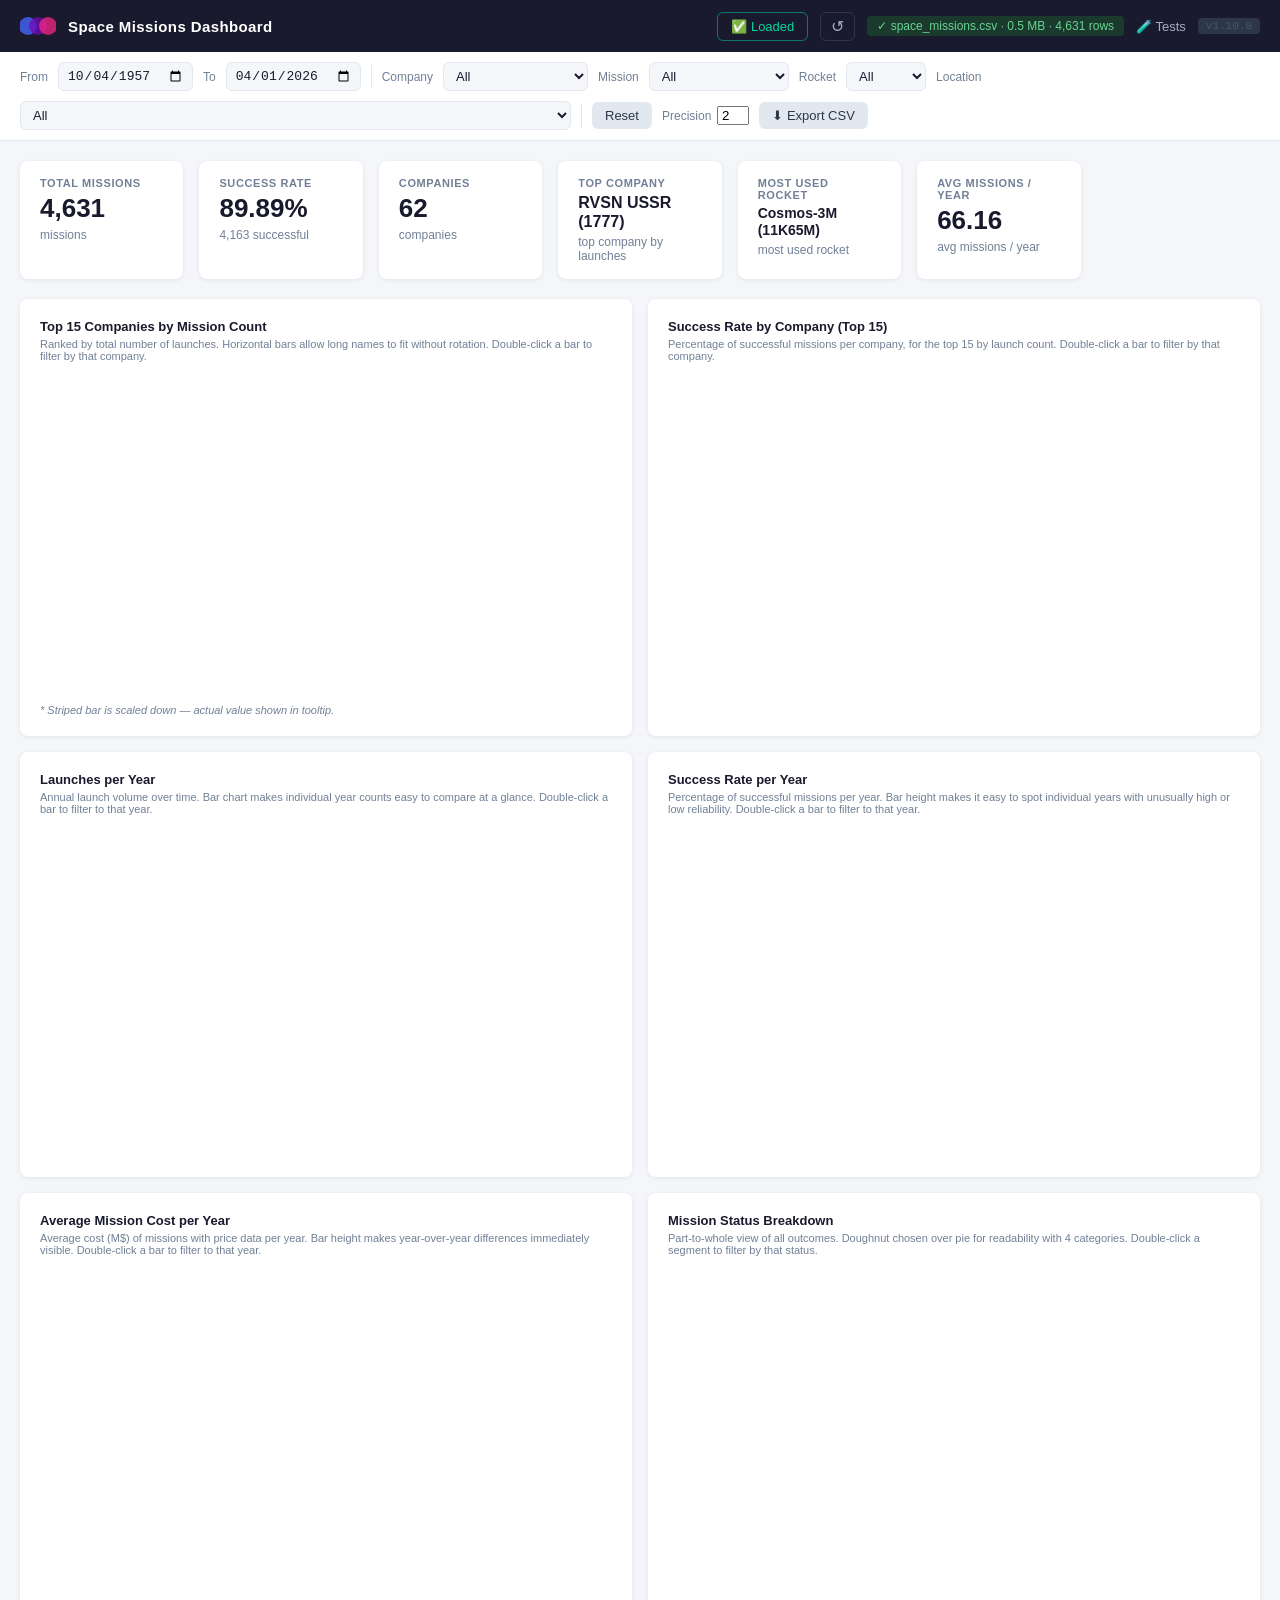
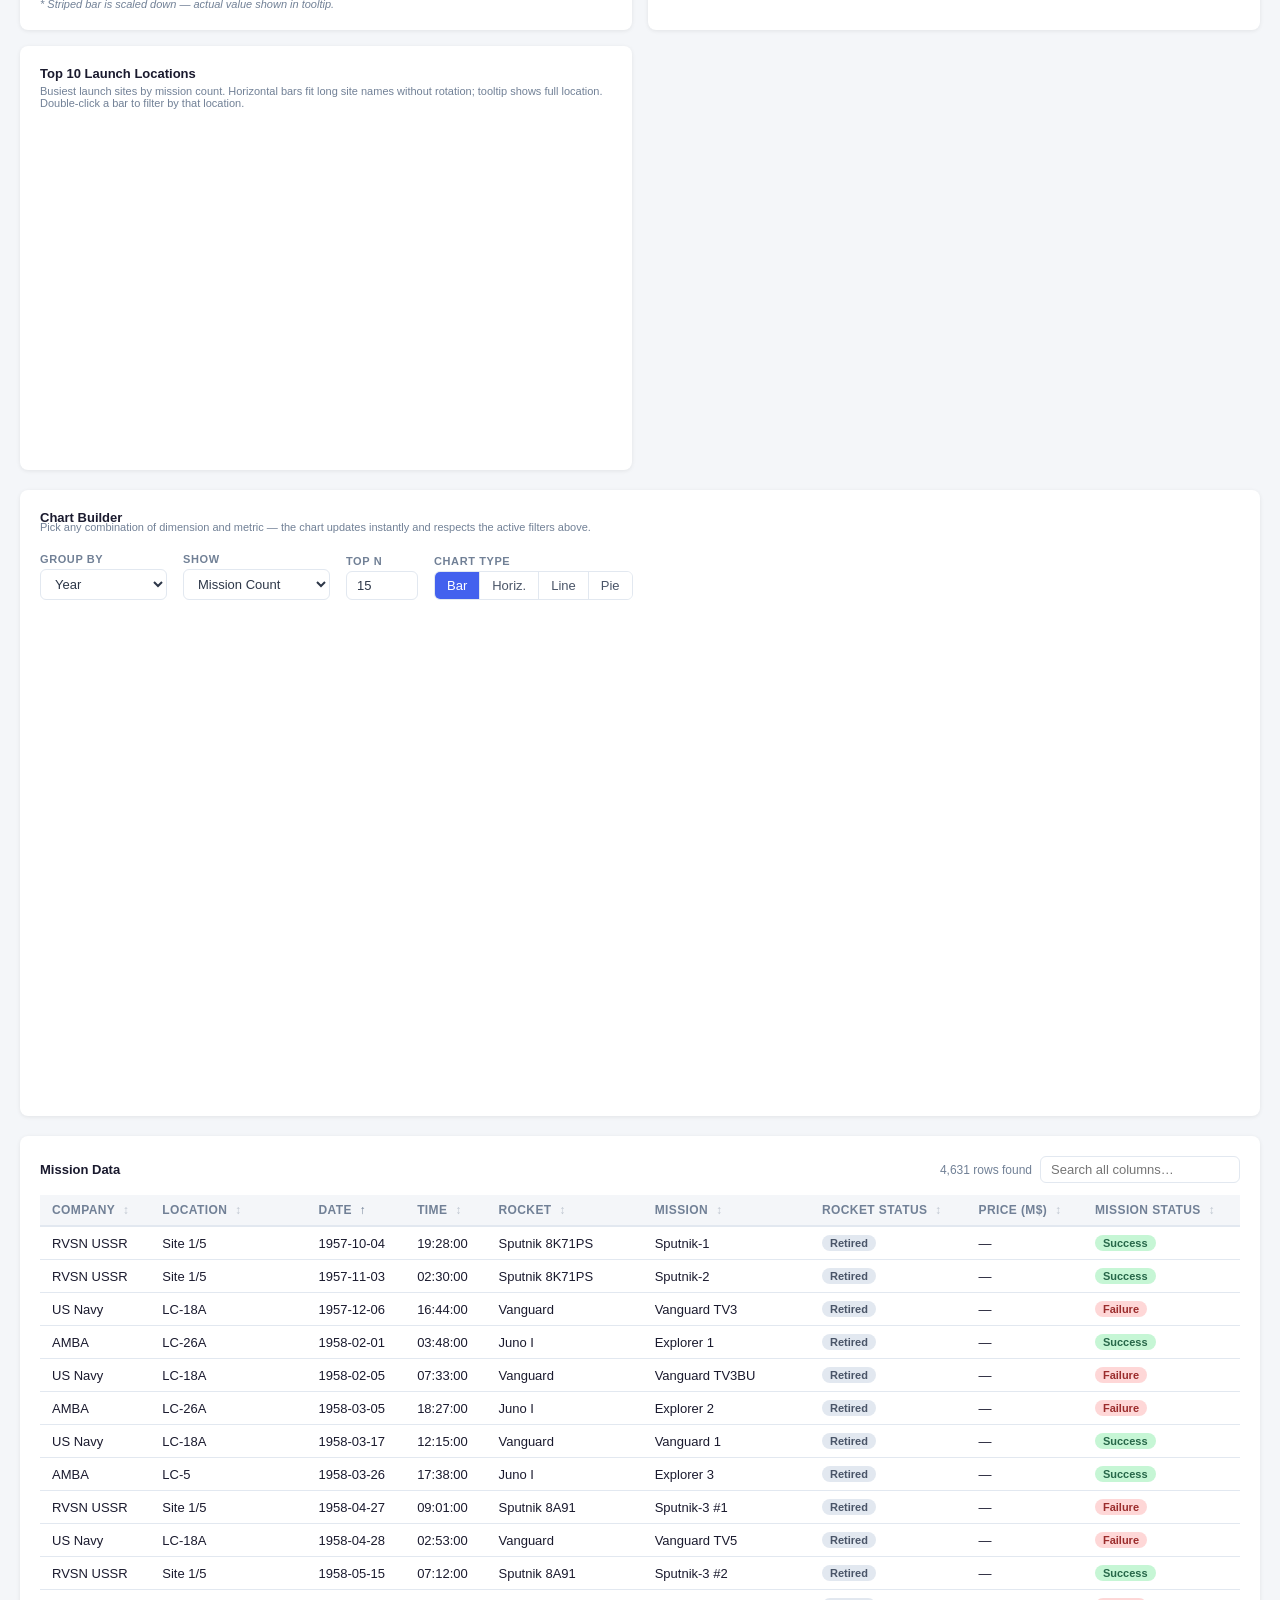
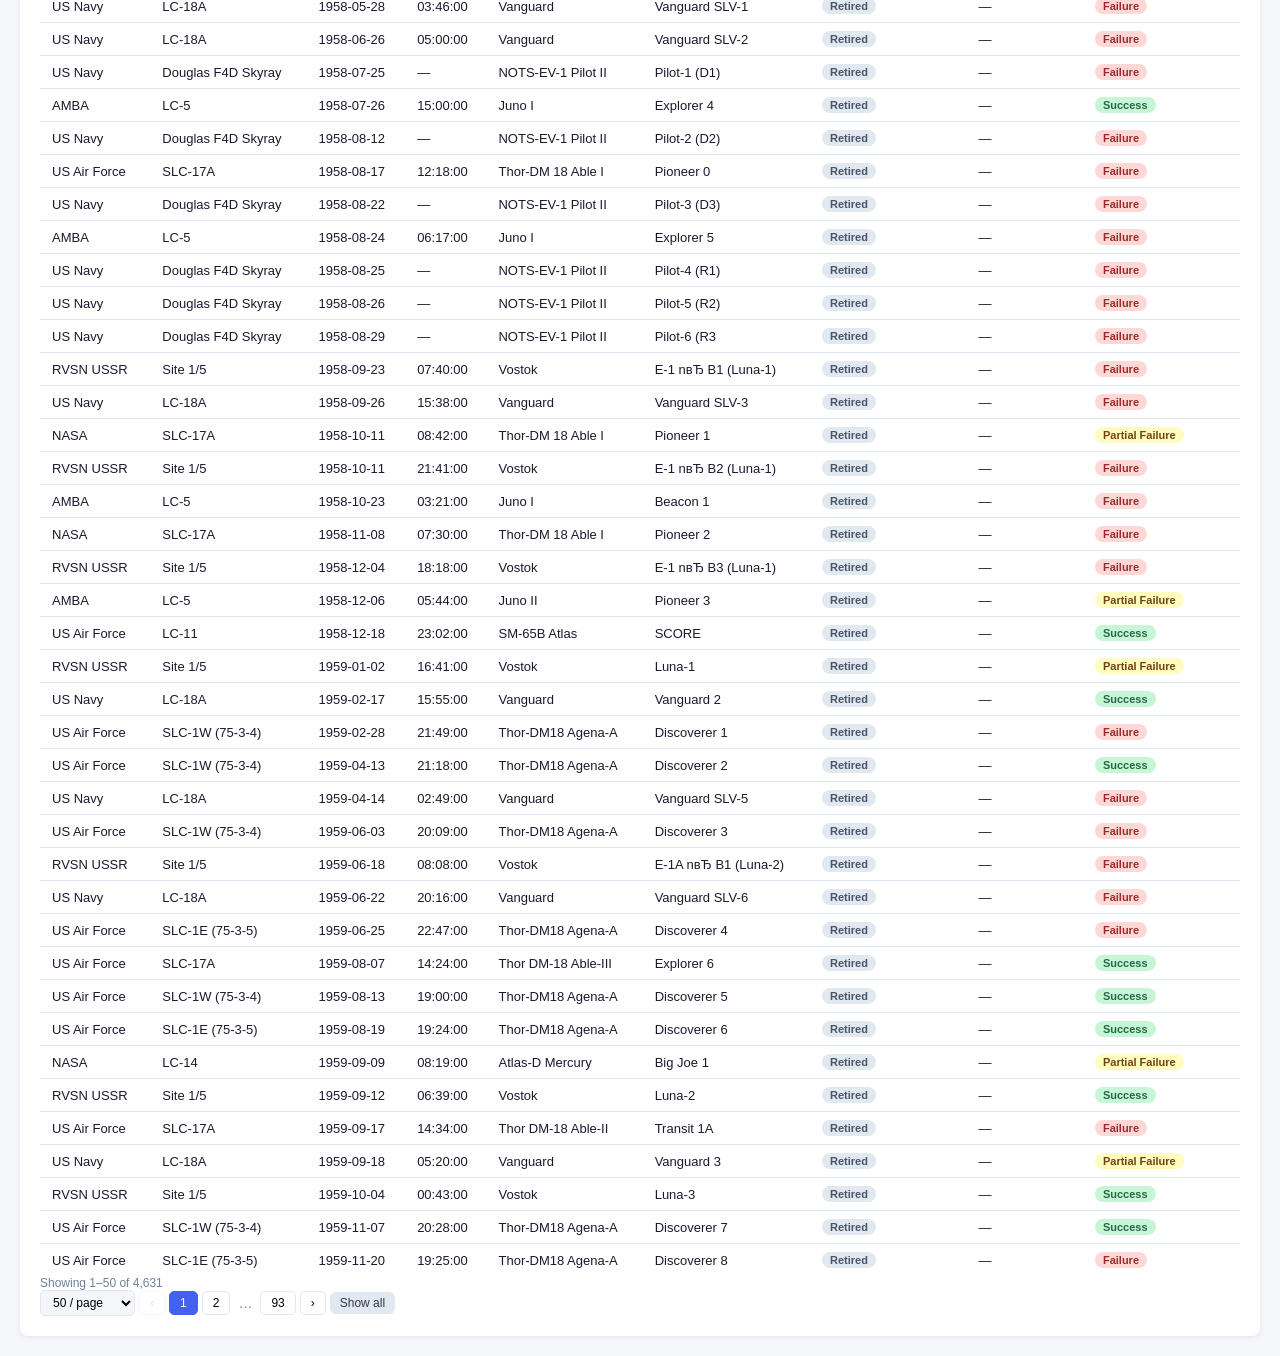
<file: index.html>
<!DOCTYPE html>
<html lang="en">
<head>
  <meta charset="UTF-8" />
  <meta name="viewport" content="width=device-width, initial-scale=1.0" />
  <title>Space Missions Dashboard</title>
  <link rel="stylesheet" href="css/styles.css" />
</head>
<body>

  <!-- Library load error banner -->
  <div id="lib-error" style="display:none;background:#fff3cd;color:#856404;padding:10px 20px;font-size:13px;border-bottom:1px solid #ffc107">
    ⚠ A required library failed to load. Check that <code>libs/papaparse.min.js</code>
    and <code>libs/chart.umd.min.js</code> exist in the project folder.
  </div>

  <!-- App-level banner (errors, warnings) -->
  <div id="app-banner"></div>

  <!-- ── Nav ────────────────────────────────────────────────────────────────── -->

  <nav>
    <div class="logo">
      <svg width="36" height="24" viewBox="0 0 36 24" aria-hidden="true">
        <circle cx="8"  cy="12" r="9" fill="#4361ee" opacity="0.85"/>
        <circle cx="18" cy="12" r="9" fill="#7209b7" opacity="0.75"/>
        <circle cx="28" cy="12" r="9" fill="#f72585" opacity="0.75"/>
      </svg>
    </div>
    <h1>Space Missions Dashboard</h1>
    <button class="btn btn-ghost" id="btn-load">📂 Load CSV</button>
    <button class="btn btn-ghost" id="btn-reload" disabled title="Reload CSV">↺</button>
    <input type="file" id="csv-input" accept=".csv" style="display:none" />
    <div id="file-info">
      <span id="file-status" class="status-idle">No file loaded</span>
      <div id="load-progress"></div>
    </div>
    <a href="test/tests.html">🧪 Tests</a>
    <span id="nav-version" style="font-size:11px;color:#4a5568;background:#2d3748;padding:2px 8px;border-radius:4px;font-family:monospace"></span>
  </nav>

  <!-- ── Filter bar ─────────────────────────────────────────────────────────── -->
  <div class="filter-bar" id="filter-bar" style="display:none">
    <label>From</label>
    <input type="date" id="filter-date-start" />
    <label>To</label>
    <input type="date" id="filter-date-end" />
    <div class="filter-sep"></div>
    <label>Company</label>
    <select id="filter-company"><option value="">All</option></select>
    <label>Mission</label>
    <select id="filter-mission-status"><option value="">All</option></select>
    <label>Rocket</label>
    <select id="filter-rocket-status"><option value="">All</option></select>
    <label>Location</label>
    <select id="filter-location"><option value="">All</option></select>
    <div class="filter-sep"></div>
    <button class="btn btn-secondary" id="btn-reset-filters">Reset</button>
    <span class="filter-precision-group">
      <label>Precision</label>
      <input type="number" id="filter-precision" min="0" step="1" maxlength="1" value="2" title="Decimal places for float values (non-negative integer)">
    </span>
    <button class="btn btn-secondary" id="btn-export-csv">⬇ Export CSV</button>
  </div>

  <!-- ── Landing (no file loaded) ───────────────────────────────────────────── -->
  <div id="landing">
    <div class="upload-icon">🚀</div>
    <h2>Load your space missions CSV to begin</h2>
    <p>
      Click <strong>Load CSV</strong> and select
      <code>data/space_missions.csv</code>.<br/>
      All processing happens locally — no internet required.
    </p>
  </div>

  <!-- ── Dashboard ──────────────────────────────────────────────────────────── -->
  <div id="dashboard" style="display:none">

    <!-- Stat cards -->
    <div class="stats-row">
      <div class="stat-card" id="stat-total">
        <div class="stat-label">Total Missions</div>
        <div class="stat-value">—</div>
        <div class="stat-sub">missions</div>
      </div>
      <div class="stat-card" id="stat-success">
        <div class="stat-label">Success Rate</div>
        <div class="stat-value">—</div>
        <div class="stat-sub">—</div>
      </div>
      <div class="stat-card" id="stat-companies">
        <div class="stat-label">Companies</div>
        <div class="stat-value">—</div>
        <div class="stat-sub">companies</div>
      </div>
      <div class="stat-card" id="stat-top">
        <div class="stat-label">Top Company</div>
        <div class="stat-value" style="font-size:16px;word-break:break-word">—</div>
        <div class="stat-sub">by launch count</div>
      </div>
      <div class="stat-card" id="stat-rocket">
        <div class="stat-label">Most Used Rocket</div>
        <div class="stat-value" style="font-size:14px;word-break:break-word">—</div>
        <div class="stat-sub">most used rocket</div>
      </div>
      <div class="stat-card" id="stat-avg">
        <div class="stat-label">Avg Missions / Year</div>
        <div class="stat-value">—</div>
        <div class="stat-sub">avg missions / year</div>
      </div>
    </div>

    <!-- Charts -->
    <div class="charts-grid">

      <div class="chart-card">
        <h3>Top 15 Companies by Mission Count</h3>
        <p class="chart-sub">Ranked by total number of launches. Horizontal bars allow long names to fit without rotation. Double-click a bar to filter by that company.</p>
        <div class="chart-wrap" id="chart-top-companies-wrap">
          <canvas id="chart-top-companies"></canvas>
        </div>
        <div class="outlier-note" id="chart-top-companies-note"></div>
      </div>

      <div class="chart-card">
        <h3>Success Rate by Company (Top 15)</h3>
        <p class="chart-sub">Percentage of successful missions per company, for the top 15 by launch count. Double-click a bar to filter by that company.</p>
        <div class="chart-wrap" id="chart-success-rate-wrap">
          <canvas id="chart-success-rate"></canvas>
        </div>
        <div class="outlier-note" id="chart-success-rate-note"></div>
      </div>

      <div class="chart-card">
        <h3>Launches per Year</h3>
        <p class="chart-sub">Annual launch volume over time. Bar chart makes individual year counts easy to compare at a glance. Double-click a bar to filter to that year.</p>
        <div class="chart-wrap" id="chart-launches-year-wrap">
          <canvas id="chart-launches-year"></canvas>
        </div>
        <div class="outlier-note" id="chart-launches-year-note"></div>
      </div>

      <div class="chart-card">
        <h3>Success Rate per Year</h3>
        <p class="chart-sub">Percentage of successful missions per year. Bar height makes it easy to spot individual years with unusually high or low reliability. Double-click a bar to filter to that year.</p>
        <div class="chart-wrap" id="chart-success-year-wrap">
          <canvas id="chart-success-year"></canvas>
        </div>
      </div>

      <div class="chart-card">
        <h3>Average Mission Cost per Year</h3>
        <p class="chart-sub">Average cost (M$) of missions with price data per year. Bar height makes year-over-year differences immediately visible. Double-click a bar to filter to that year.</p>
        <div class="chart-wrap" id="chart-cost-trends-wrap">
          <canvas id="chart-cost-trends"></canvas>
        </div>
        <div class="outlier-note" id="chart-cost-trends-note"></div>
      </div>

      <div class="chart-card">
        <h3>Mission Status Breakdown</h3>
        <p class="chart-sub">Part-to-whole view of all outcomes. Doughnut chosen over pie for readability with 4 categories. Double-click a segment to filter by that status.</p>
        <div class="chart-wrap" id="chart-mission-status-wrap">
          <canvas id="chart-mission-status"></canvas>
        </div>
      </div>

      <div class="chart-card">
        <h3>Top 10 Launch Locations</h3>
        <p class="chart-sub">Busiest launch sites by mission count. Horizontal bars fit long site names without rotation; tooltip shows full location. Double-click a bar to filter by that location.</p>
        <div class="chart-wrap" id="chart-launches-location-wrap">
          <canvas id="chart-launches-location"></canvas>
        </div>
        <div class="outlier-note" id="chart-launches-location-note"></div>
      </div>

    </div>

    <!-- ── Dynamic Chart Builder ─────────────────────────────────────────── -->
    <div class="chart-card chart-builder-card">
      <div class="cb-header">
        <h3>Chart Builder</h3>
        <p class="chart-sub">Pick any combination of dimension and metric — the chart updates instantly and respects the active filters above.</p>
      </div>
      <div class="cb-controls">
        <div class="cb-control">
          <label for="cb-group-by">Group by</label>
          <select id="cb-group-by">
            <option value="year">Year</option>
            <option value="company">Company</option>
            <option value="location">Location</option>
            <option value="rocket">Rocket</option>
            <option value="rocketStatus">Rocket Status</option>
            <option value="missionStatus">Mission Status</option>
          </select>
        </div>
        <div class="cb-control">
          <label for="cb-metric">Show</label>
          <select id="cb-metric">
            <option value="count">Mission Count</option>
            <option value="successRate">Success Rate (%)</option>
            <option value="failureCount">Failure Count</option>
            <option value="avgCost">Avg Cost (M$)</option>
            <option value="totalCost">Total Cost (M$)</option>
          </select>
        </div>
        <div class="cb-control" id="cb-topn-wrap">
          <label for="cb-topn">Top N</label>
          <input type="number" id="cb-topn" min="1" max="100" value="15" />
        </div>
        <div class="cb-control">
          <label>Chart type</label>
          <div class="cb-type-group">
            <button class="cb-type active" data-type="bar">Bar</button>
            <button class="cb-type" data-type="barH">Horiz.</button>
            <button class="cb-type" data-type="line">Line</button>
            <button class="cb-type" data-type="pie">Pie</button>
          </div>
        </div>
      </div>
      <div class="chart-wrap" id="chart-dynamic-wrap">
        <canvas id="chart-dynamic"></canvas>
      </div>
      <div class="outlier-note" id="chart-dynamic-note"></div>
    </div>

    <!-- Data table -->
    <div class="table-card">
      <div class="table-card-header">
        <h3>Mission Data</h3>
        <div class="table-controls">
          <span id="table-row-count" style="font-size:12px;color:#718096;white-space:nowrap"></span>
          <input type="text" id="table-search" placeholder="Search all columns…" />
        </div>
      </div>
      <div id="table-container"></div>
      <div id="table-pagination"></div>
    </div>

  </div><!-- /#dashboard -->

  <!-- ── Libraries ──────────────────────────────────────────────────────────── -->
  <script src="libs/papaparse.min.js"
          onerror="document.getElementById('lib-error').style.display='block'"></script>
  <script src="libs/chart.umd.min.js"
          onerror="document.getElementById('lib-error').style.display='block'"></script>

  <!-- ── App modules ────────────────────────────────────────────────────────── -->
  <script>
    // Inject cache-busting version into every app script src at load time
    (function() {
      const v = Date.now();
      ['js/version.js','js/data.js','js/functions.js','js/ui.js','js/charts.js','js/table.js','js/filters.js'].forEach(function(src) {
        document.write('<script src="' + src + '?v=' + v + '"><\/script>');
      });
    })();
  </script>

  <!-- ── Boot ───────────────────────────────────────────────────────────────── -->
  <script>
    'use strict';

    const loadBtn    = document.getElementById('btn-load');
    const reloadBtn  = document.getElementById('btn-reload');
    const csvInput   = document.getElementById('csv-input');
    const statusEl   = document.getElementById('file-status');
    const filterBar  = document.getElementById('filter-bar');
    const progressEl = document.getElementById('load-progress');

    // Display version in nav
    const verEl = document.getElementById('nav-version');
    if (verEl && typeof APP_VERSION !== 'undefined') verEl.textContent = `v${APP_VERSION}`;

    function setStatus(text, cls) {
      statusEl.textContent = text;
      statusEl.className   = cls;
    }


    let _loadedTimer = null;
    let _isLoading   = false;

    function _setLoadBtn(state) {
      clearTimeout(_loadedTimer);
      loadBtn.classList.remove('btn-loading', 'btn-loaded');
      if (state === 'loading') {
        _isLoading = true;
        loadBtn.disabled = false;          // stays clickable — acts as cancel
        loadBtn.textContent = '✕ Cancel';
        loadBtn.classList.add('btn-loading');
        if (progressEl) { progressEl.style.setProperty('--load-pct', '0%'); progressEl.style.display = 'block'; }
      } else if (state === 'loaded') {
        _isLoading = false;
        loadBtn.disabled = false;
        loadBtn.textContent = '✅ Loaded';
        loadBtn.classList.add('btn-loaded');
        if (progressEl) progressEl.style.display = 'none';
        _loadedTimer = setTimeout(() => {
          loadBtn.classList.remove('btn-loaded');
          loadBtn.textContent = '📂 Load CSV';
        }, 2500);
      } else {
        _isLoading = false;
        loadBtn.disabled = false;
        loadBtn.textContent = '📂 Load CSV';
        if (progressEl) progressEl.style.display = 'none';
      }
    }

    /**
     * Stream-load via DataStore, showing the dashboard progressively.
     * loadFn receives the onChunk callback and must return the load Promise.
     *
     * Rendering strategy:
     *   - First chunk with data → show dashboard immediately, Filters.apply()
     *   - Subsequent chunks    → throttled Filters.apply() (every RENDER_INTERVAL ms)
     *   - Completion           → Filters.init() (sets full date range) + Filters.apply()
     *
     * Filters.init() is intentionally skipped mid-stream so filter selections and
     * the date range are not reset while the user watches data load in.
     */
    async function _streamLoad(loadFn) {
      if (progressEl) progressEl.style.display = 'block';

      let dashboardShown = false;
      let renderTimer    = null;
      let lastRenderAt   = 0;
      const RENDER_INTERVAL = 2000; // ms between mid-stream re-renders

      function scheduleRender() {
        if (renderTimer) clearTimeout(renderTimer);
        // First call: lastRenderAt=0 → delay=0 (immediate). Subsequent: up to RENDER_INTERVAL.
        const delay = Math.max(0, RENDER_INTERVAL - (Date.now() - lastRenderAt));
        renderTimer = setTimeout(() => {
          renderTimer   = null;
          lastRenderAt  = Date.now();
          if (!dashboardShown) {
            dashboardShown = true;
            filterBar.style.display = 'flex';
            reloadBtn.disabled      = false;
            UI.showDashboard();
          }
          Filters.apply();
        }, delay);
      }

      function onChunk({ isDone, rowCount, bytesLoaded, bytesTotal }) {
        if (isDone) return; // handled after promise resolves
        // Loading occupies the first 50% of the bar; charts get the second 50%.
        const pct = bytesTotal > 0 ? Math.round(bytesLoaded / bytesTotal * 50) : 0;
        setStatus(`Parsing… ${rowCount.toLocaleString()} rows loaded`, 'status-idle status-parsing');
        if (progressEl) progressEl.style.setProperty('--load-pct', pct + '%');
        if (rowCount > 0) scheduleRender();
      }

      _setLoadBtn('loading'); // shows progressEl, resets bar to 0%

      try {
        const info = await loadFn(onChunk);

        // Cancel any pending partial render; chart rendering drives 50→100%.
        if (renderTimer) { clearTimeout(renderTimer); renderTimer = null; }

        // Loading done — snap to 50% and yield a frame so the browser paints it.
        if (progressEl) progressEl.style.setProperty('--load-pct', '50%');
        await new Promise(r => requestAnimationFrame(r));

        if (!dashboardShown) {
          filterBar.style.display = 'flex';
          reloadBtn.disabled      = false;
          UI.showDashboard();
        }

        Filters.init();                      // populate dropdowns, set date range
        const filtered = Filters.getFiltered();
        UI.renderStats(filtered);            // fast — update stat cards

        // Render charts one at a time (50→100%). Each step yields a frame + 80 ms
        // pause so the browser paints the bar increment before the next chart blocks.
        await Charts.initProgressive(filtered, (done, total) => {
          const pct = 50 + Math.round(done / total * 50);
          if (progressEl) progressEl.style.setProperty('--load-pct', pct + '%');
        });

        Table.render(filtered);              // render data table

        // Show file info only after all rendering is complete so the status
        // text change doesn't interrupt the progress bar mid-sequence.
        const sizeTxt = info.sizeMB > 0 ? ` · ${info.sizeMB.toFixed(1)} MB` : '';
        setStatus(`✓ ${info.fileName}${sizeTxt} · ${info.rows.length.toLocaleString()} rows`, 'status-ok');
        UI.hideBanner();
        _setLoadBtn('loaded');

      } catch (err) {
        if (renderTimer) { clearTimeout(renderTimer); renderTimer = null; }
        if (err.message === 'LOAD_CANCELLED') {
          _setLoadBtn('idle');
          setStatus('Load cancelled', 'status-idle');
          if (!dashboardShown) UI.showLanding();
          DataStore.clear();
          csvInput.value = ''; // reset so the same file can be re-selected
          return;
        }
        _setLoadBtn('idle');
        setStatus(`Error: ${err.message}`, 'status-error');
        UI.showBanner(err.message, 'error');
        if (!dashboardShown) UI.showLanding();
      }
    }

    loadBtn.addEventListener('click', () => {
      if (_isLoading) { DataStore.cancelLoad(); } else { csvInput.click(); }
    });

    csvInput.addEventListener('change', async e => {
      const file = e.target.files[0];
      if (!file) return;

      // file size limit
      const sizeMB = file.size / (1024 * 1024);
      if (sizeMB > 50) {
        setStatus(`⚠ File too large (${sizeMB.toFixed(1)} MB) — max 100 MB`, 'status-error');
        UI.showBanner(`File exceeds the 100 MB limit (${sizeMB.toFixed(1)} MB). Please use a smaller file.`, 'error');
        return;
      }

      setStatus('Parsing…', 'status-idle status-parsing');
      Charts.destroy();
      DataStore.clear();
      await _streamLoad(cb => DataStore.loadFromFileStreaming(file, cb));
    });

    reloadBtn.addEventListener('click', async () => {
      setStatus('Reloading…', 'status-idle status-parsing');
      Charts.destroy();
      // Note: do NOT call DataStore.clear() here — reload() needs _lastFile intact
      await _streamLoad(cb => DataStore.reload(cb));
    });

    // ── Auto-load default CSV on page start ───────────────────────────────────
    (async () => {
      const DEFAULT_CSV = 'data/space_missions.csv';
      try {
        setStatus('Loading default CSV…', 'status-idle status-parsing');
        const info = await DataStore.loadFromURL(DEFAULT_CSV);
        // Reuse the same full render path as a manual file load
        filterBar.style.display = 'flex';
        reloadBtn.disabled      = false;
        UI.showDashboard();
        Filters.init();
        const filtered = Filters.getFiltered();
        UI.renderStats(filtered);
        await Charts.initProgressive(filtered, (done, total) => {
          const pct = 50 + Math.round(done / total * 50);
          if (progressEl) progressEl.style.setProperty('--load-pct', pct + '%');
        });
        Table.render(filtered);
        _updateDynamicChart();
        const sizeTxt = info.sizeMB > 0 ? ` · ${info.sizeMB.toFixed(1)} MB` : '';
        setStatus(`✓ ${info.fileName}${sizeTxt} · ${info.rows.length.toLocaleString()} rows`, 'status-ok');
        _setLoadBtn('loaded');
      } catch (err) {
        // Default CSV not available (e.g. opened as file://) — fall back to manual load
        setStatus('No file loaded', 'status-idle');
        UI.showLanding();
      }
    })();

    // ── Dynamic Chart Builder wiring ─────────────────────────────────────────
    const _cbGroupBy  = document.getElementById('cb-group-by');
    const _cbMetric   = document.getElementById('cb-metric');
    const _cbTopN     = document.getElementById('cb-topn');
    const _cbTopNWrap = document.getElementById('cb-topn-wrap');
    const _cbTypeBtns = document.querySelectorAll('.cb-type');

    let _cbChartType = 'bar'; // tracks the active chart type button

    const _TEMPORAL_GROUPS   = new Set(['year']);
    const _FEW_VALUE_GROUPS  = new Set(['rocketStatus', 'missionStatus']);
    const _MANY_VALUE_GROUPS = new Set(['company', 'location', 'rocket']);

    // Smart default chart type for each groupBy
    function _defaultChartType(groupBy) {
      if (_TEMPORAL_GROUPS.has(groupBy))  return 'line';
      if (_FEW_VALUE_GROUPS.has(groupBy)) return 'pie';
      return 'barH';
    }

    function _setActiveType(type) {
      _cbChartType = type;
      _cbTypeBtns.forEach(b => b.classList.toggle('active', b.dataset.type === type));
    }

    function _getCbConfig() {
      return {
        groupBy:   _cbGroupBy.value,
        metric:    _cbMetric.value,
        chartType: _cbChartType,
        topN:      parseInt(_cbTopN.value) || 15
      };
    }

    function _updateDynamicChart() {
      if (!DataStore.isLoaded()) return;
      Charts.renderDynamic(Filters.getFiltered(), _getCbConfig());
    }

    // Show/hide Top N and auto-select chart type when groupBy changes
    _cbGroupBy.addEventListener('change', () => {
      const g = _cbGroupBy.value;
      _cbTopNWrap.style.display = _MANY_VALUE_GROUPS.has(g) ? '' : 'none';
      _setActiveType(_defaultChartType(g));
      _updateDynamicChart();
    });

    _cbMetric.addEventListener('change',  _updateDynamicChart);
    _cbTopN.addEventListener('input',     _updateDynamicChart);

    _cbTypeBtns.forEach(btn => btn.addEventListener('click', () => {
      _setActiveType(btn.dataset.type);
      _updateDynamicChart();
    }));

    // Hook into filter changes: wrap Filters.apply so dynamic chart also re-renders
    // (deferred until after modules are guaranteed loaded)
    requestAnimationFrame(() => {
      if (typeof Filters !== 'undefined' && Filters.apply) {
        const _origApply = Filters.apply.bind(Filters);
        Filters.apply = function(...args) {
          const result = _origApply(...args);
          _updateDynamicChart();
          return result;
        };
      }
    });

    // ── Version badge — click to refresh all source code from disk ────────────
    if (verEl) {
      verEl.style.cursor = 'default';
      verEl.title = 'Click to refresh page source (reloads all code from disk)';
      verEl.addEventListener('click', () => {
        // Navigate to a cache-busting URL so the browser re-fetches all JS/CSS
        // from disk even when index.html itself hasn't changed.
        location.replace(location.pathname + '?_=' + Date.now());
      });
    }
  </script>

</body>
</html>
</file>
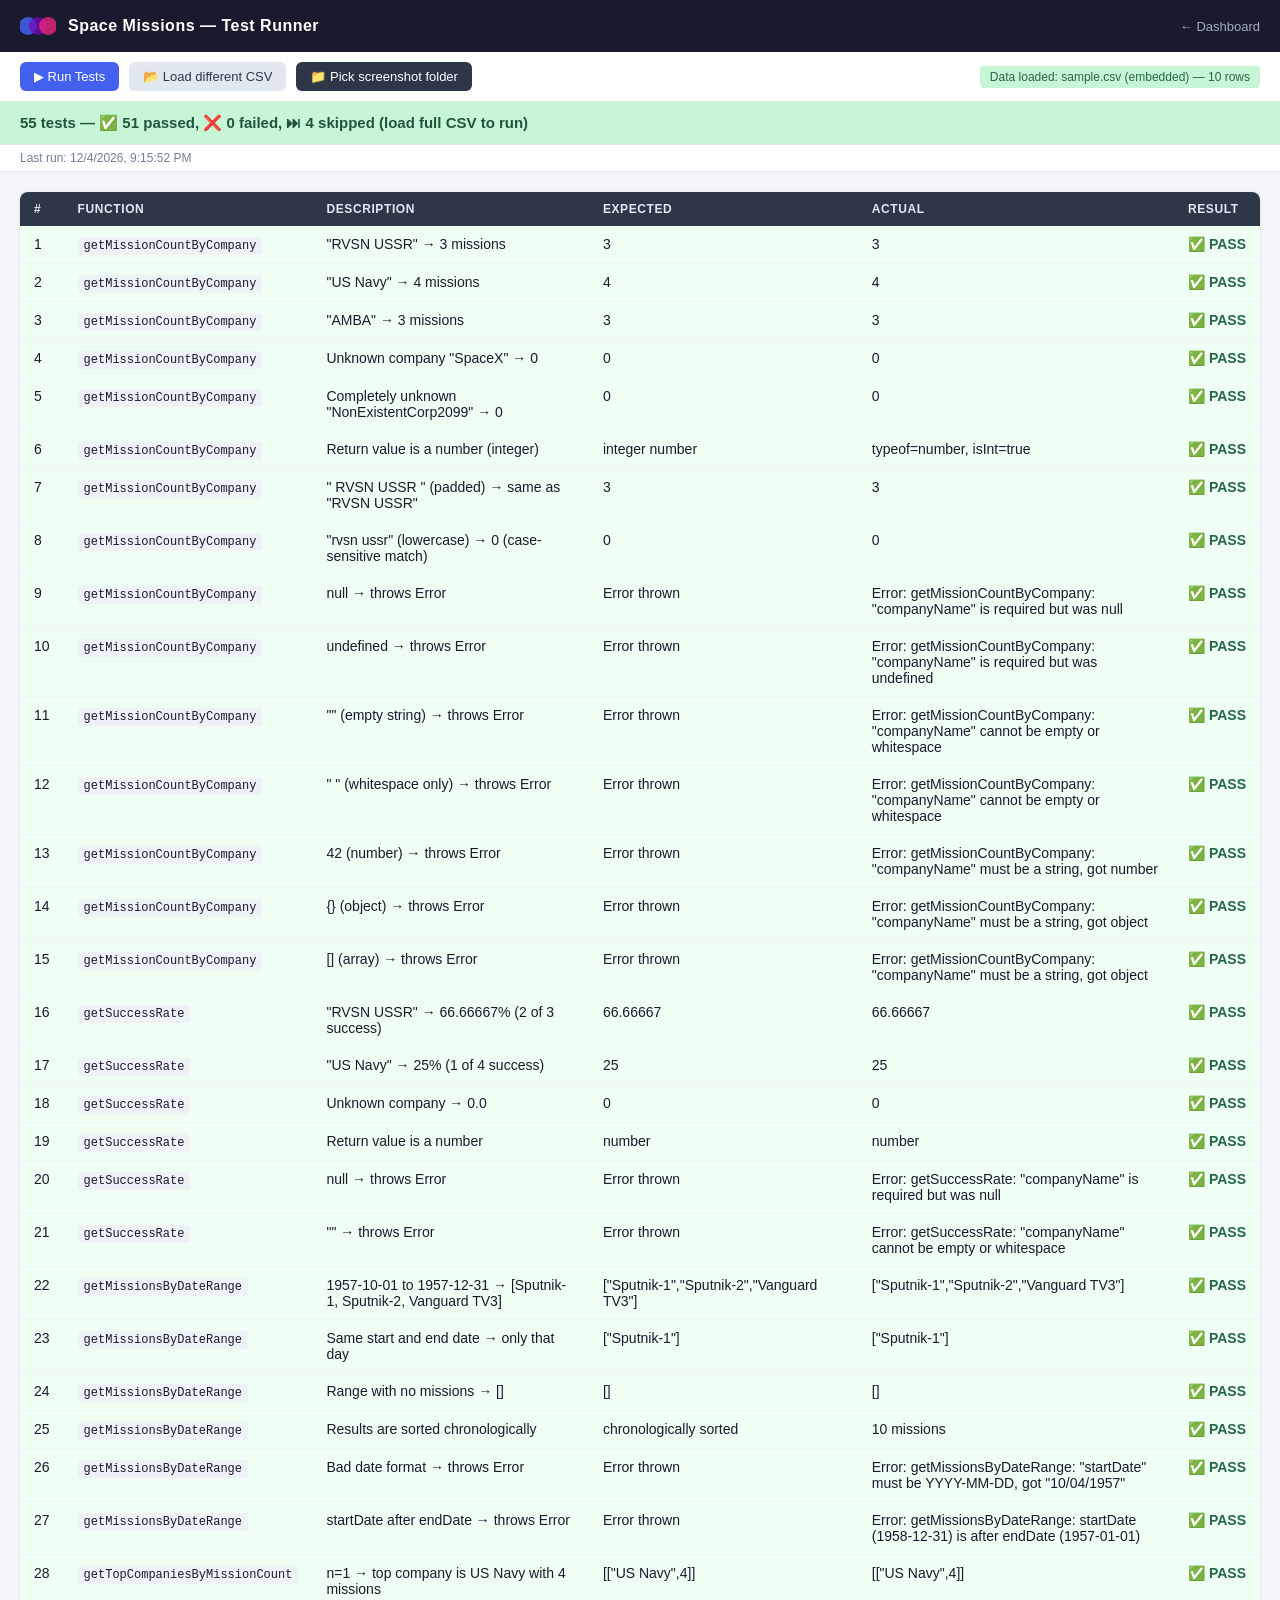
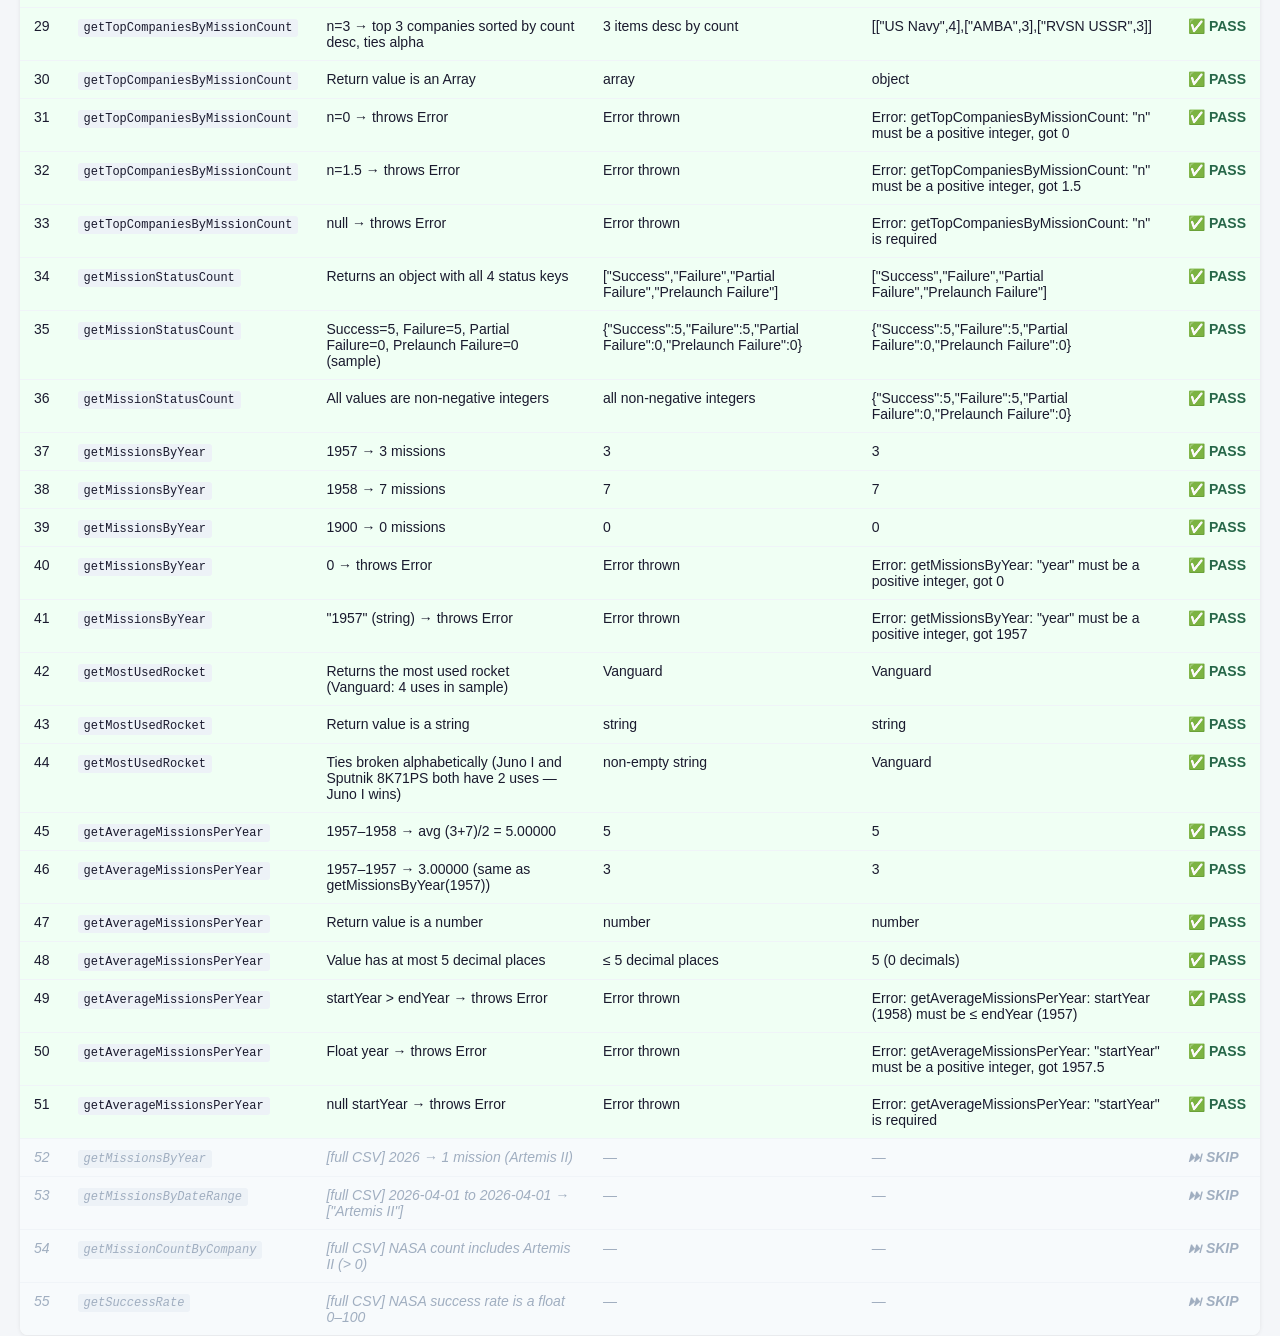
<file: tests.html>
<!DOCTYPE html>
<html lang="en">
<head>
  <meta charset="UTF-8" />
  <meta name="viewport" content="width=device-width, initial-scale=1.0" />
  <title>Space Missions — Test Runner</title>
  <style>
    /* ── Reset & base ─────────────────────────────────────── */
    *, *::before, *::after { box-sizing: border-box; margin: 0; padding: 0; }

    body {
      font-family: -apple-system, BlinkMacSystemFont, 'Segoe UI', Roboto, sans-serif;
      font-size: 14px;
      background: #f4f6f9;
      color: #1a1a2e;
      min-height: 100vh;
    }

    /* ── Nav ──────────────────────────────────────────────── */
    nav {
      background: #1a1a2e;
      color: #fff;
      padding: 0 20px;
      display: flex;
      align-items: center;
      gap: 12px;
      height: 52px;
    }

    /* 3-overlapping-circles logo */
    .logo svg { display: block; }

    nav h1 {
      font-size: 16px;
      font-weight: 600;
      letter-spacing: 0.5px;
      flex: 1;
    }

    nav a { color: #a0aec0; text-decoration: none; font-size: 13px; }
    nav a:hover { color: #fff; }

    /* ── Toolbar ──────────────────────────────────────────── */
    .toolbar {
      background: #fff;
      border-bottom: 1px solid #e2e8f0;
      padding: 10px 20px;
      display: flex;
      align-items: center;
      gap: 10px;
      flex-wrap: wrap;
    }

    .btn {
      padding: 7px 14px;
      border-radius: 6px;
      border: none;
      cursor: pointer;
      font-size: 13px;
      font-weight: 500;
      transition: opacity .15s;
    }
    .btn:hover { opacity: .85; }
    .btn-primary  { background: #4361ee; color: #fff; }
    .btn-secondary{ background: #e2e8f0; color: #2d3748; }
    .btn-screenshot{ background: #2d3748; color: #fff; display: none; }

    #data-status {
      font-size: 12px;
      padding: 4px 10px;
      border-radius: 4px;
      margin-left: auto;
    }
    .status-ok    { background: #c6f6d5; color: #276749; }
    .status-error { background: #fed7d7; color: #9b2c2c; }

    /* ── Summary banner ───────────────────────────────────── */
    #summary {
      padding: 12px 20px;
      font-size: 15px;
      font-weight: 600;
      border-bottom: 1px solid #e2e8f0;
    }
    .summary-pass { background: #c6f6d5; color: #22543d; }
    .summary-fail { background: #fed7d7; color: #742a2a; }

    /* ── Results table ────────────────────────────────────── */
    #results-container {
      padding: 20px;
      overflow-x: auto;
    }

    .test-table {
      width: 100%;
      border-collapse: collapse;
      background: #fff;
      border-radius: 8px;
      overflow: hidden;
      box-shadow: 0 1px 4px rgba(0,0,0,.08);
    }

    .test-table th {
      background: #2d3748;
      color: #e2e8f0;
      text-align: left;
      padding: 10px 14px;
      font-size: 12px;
      text-transform: uppercase;
      letter-spacing: .6px;
    }

    .test-table td {
      padding: 10px 14px;
      border-bottom: 1px solid #f0f4f8;
      vertical-align: top;
    }

    .test-table tr:last-child td { border-bottom: none; }
    .test-table tr.pass { background: #f0fff4; }
    .test-table tr.fail { background: #fff5f5; }
    .test-table tr.skip { background: #f7fafc; color: #a0aec0; font-style: italic; }
    .test-table tr.skip .status { color: #a0aec0; }

    .test-table code {
      font-family: 'SF Mono', 'Fira Mono', monospace;
      font-size: 12px;
      background: #edf2f7;
      padding: 2px 6px;
      border-radius: 3px;
    }

    .status { font-weight: 700; white-space: nowrap; }
    tr.pass .status { color: #276749; }
    tr.fail .status { color: #9b2c2c; }

    /* ── Responsive ───────────────────────────────────────── */
    @media (max-width: 640px) {
      .test-table th:nth-child(4),
      .test-table td:nth-child(4) { display: none; } /* hide Expected col */
    }

    /* ── Library error banner ─────────────────────────────── */
    #lib-error {
      display: none;
      background: #fff3cd;
      color: #856404;
      padding: 12px 20px;
      border-bottom: 1px solid #ffc107;
      font-size: 13px;
    }
  </style>
</head>
<body>

  <!-- Library load error (shown by onerror handlers below) -->
  <div id="lib-error">
    ⚠️ One or more required libraries failed to load. Tests cannot run.
    Check that <code>libs/papaparse.min.js</code> and <code>libs/html2canvas.min.js</code> exist.
  </div>

  <!-- Nav -->
  <nav>
    <!-- Logo: 3 overlapping circles -->
    <div class="logo">
      <svg width="36" height="24" viewBox="0 0 36 24" aria-hidden="true">
        <circle cx="8"  cy="12" r="9" fill="#4361ee" opacity="0.85"/>
        <circle cx="18" cy="12" r="9" fill="#7209b7" opacity="0.75"/>
        <circle cx="28" cy="12" r="9" fill="#f72585" opacity="0.75"/>
      </svg>
    </div>
    <h1>Space Missions — Test Runner</h1>
    <a href="index.html">← Dashboard</a>
  </nav>

  <!-- Toolbar -->
  <div class="toolbar">
    <button class="btn btn-primary"  id="btn-run">▶ Run Tests</button>
    <button class="btn btn-secondary" id="btn-load-csv">📂 Load different CSV</button>
    <input  type="file" id="csv-input" accept=".csv" style="display:none" />
    <button class="btn btn-screenshot" id="btn-pick-dir">📁 Pick screenshot folder</button>
    <span id="data-status" class="status-ok">Loading data…</span>
  </div>

  <!-- Summary -->
  <div id="summary">Waiting to run…</div>
  <div id="run-timestamp" style="padding:6px 20px;font-size:12px;color:#718096;border-bottom:1px solid #e2e8f0;background:#fff;display:none"></div>

  <!-- Results table -->
  <div id="results-container">
    <p style="color:#718096; padding:10px 0;">Press "Run Tests" to begin.</p>
  </div>

  <!-- Libraries (local, offline-safe) -->
  <script src="libs/papaparse.min.js"
          onerror="document.getElementById('lib-error').style.display='block'"></script>
  <script src="libs/html2canvas.min.js"
          onerror="document.getElementById('lib-error').style.display='block'"></script>

  <!-- App modules -->
  <script src="js/data.js"></script>
  <script src="js/functions.js"></script>
  <script src="js/tests.js"></script>

</body>
</html>
</file>
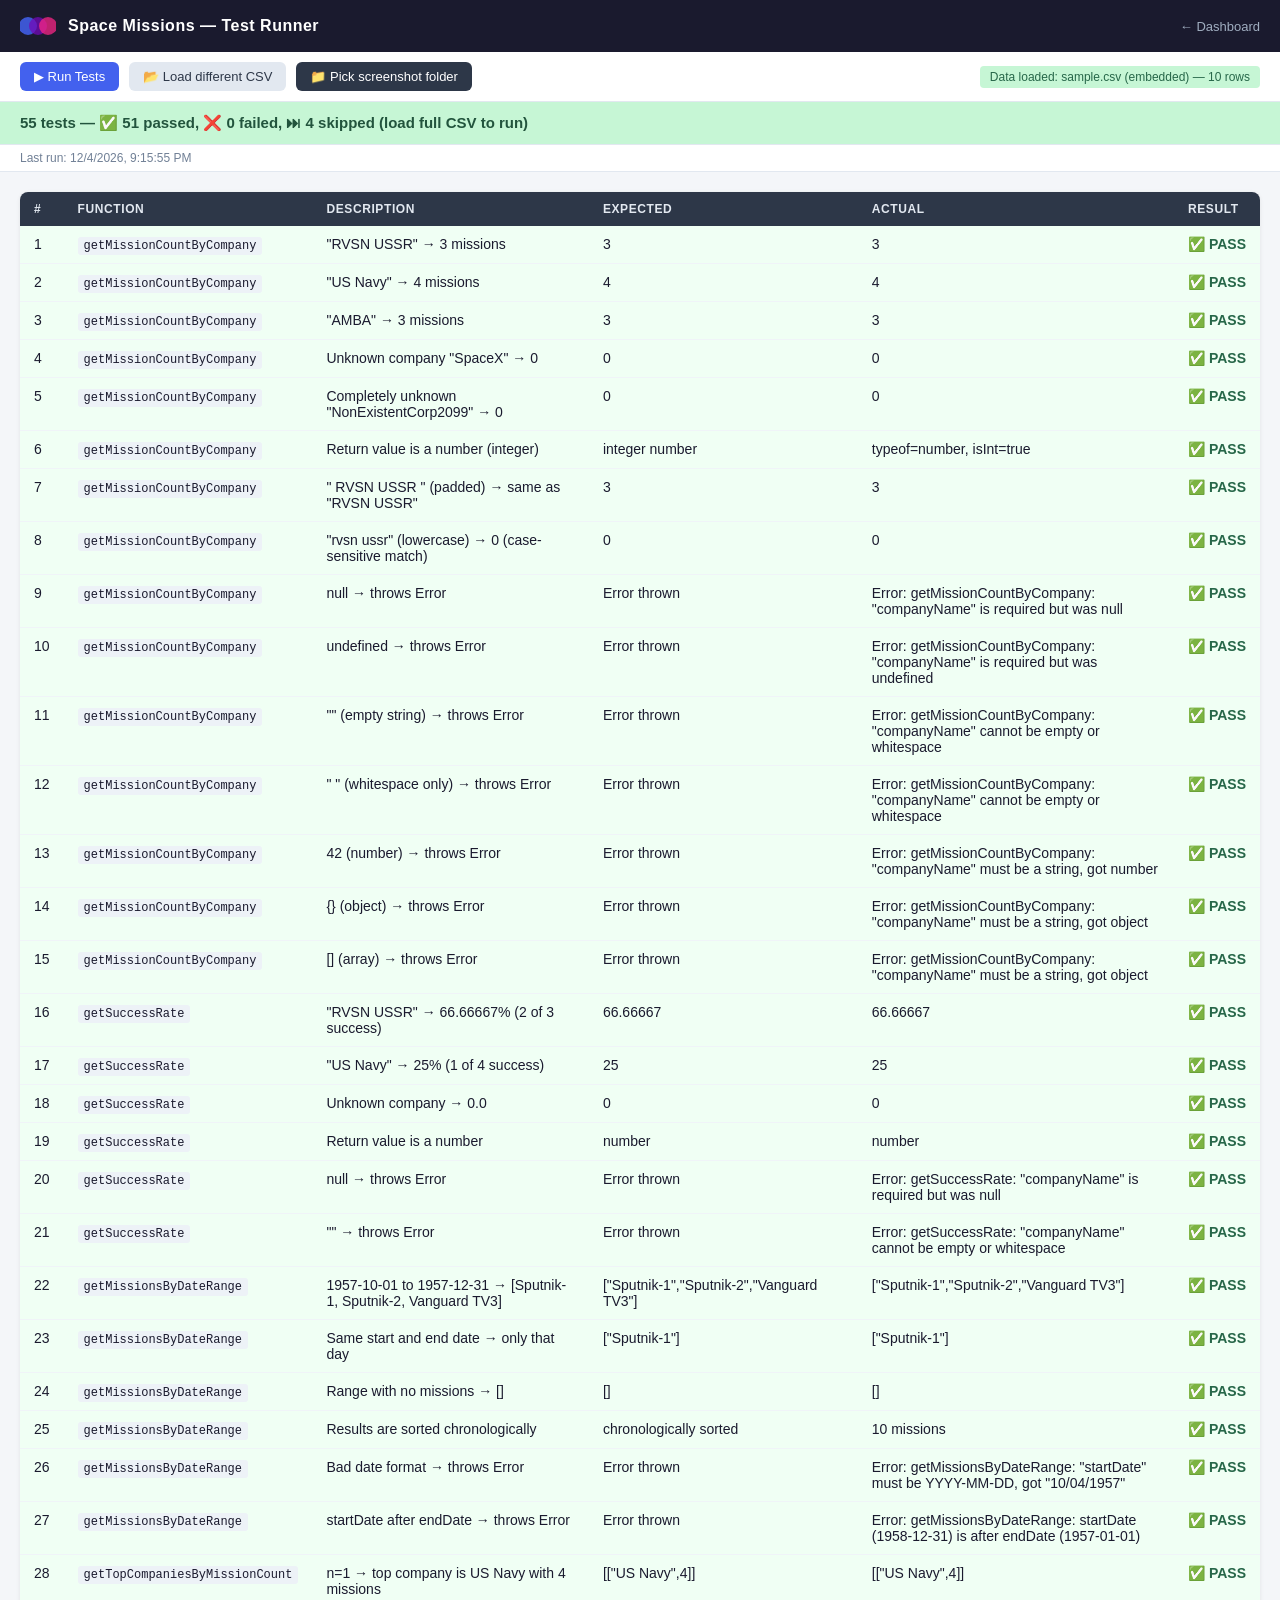
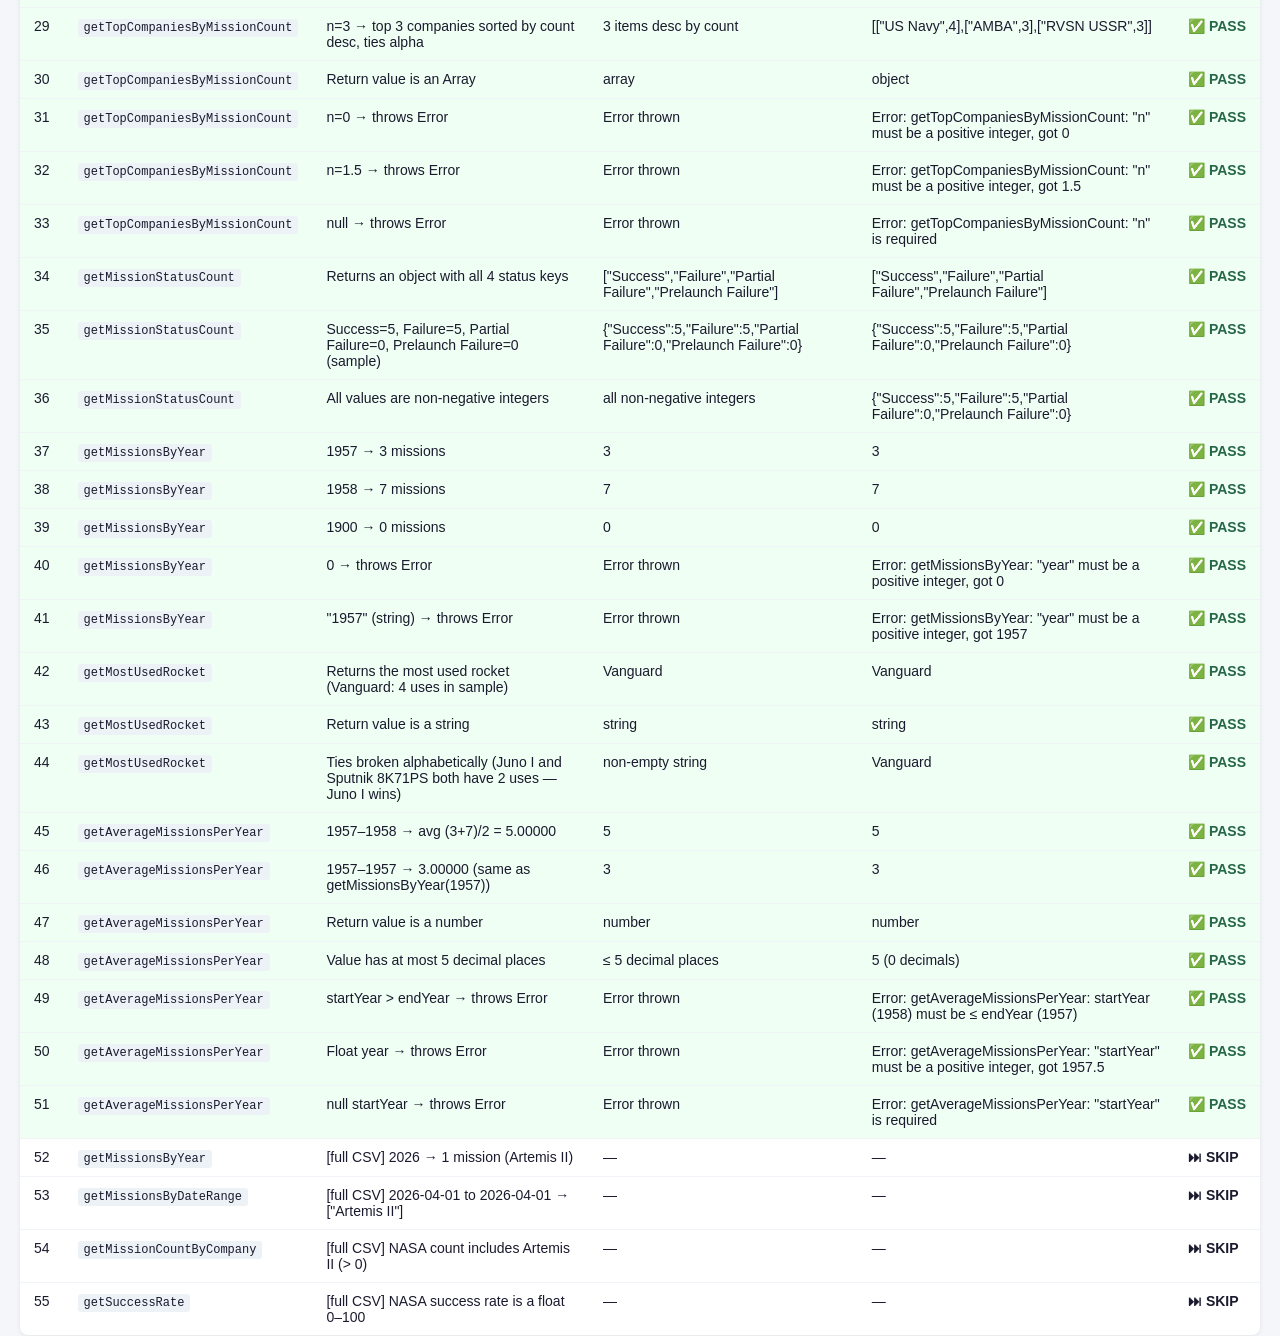
<file: test/tests.html>
<!DOCTYPE html>
<html lang="en">
<head>
  <meta charset="UTF-8" />
  <meta name="viewport" content="width=device-width, initial-scale=1.0" />
  <title>Space Missions — Test Runner</title>
  <style>
    /* ── Reset & base ─────────────────────────────────────── */
    *, *::before, *::after { box-sizing: border-box; margin: 0; padding: 0; }

    body {
      font-family: -apple-system, BlinkMacSystemFont, 'Segoe UI', Roboto, sans-serif;
      font-size: 14px;
      background: #f4f6f9;
      color: #1a1a2e;
      min-height: 100vh;
    }

    /* ── Nav ──────────────────────────────────────────────── */
    nav {
      background: #1a1a2e;
      color: #fff;
      padding: 0 20px;
      display: flex;
      align-items: center;
      gap: 12px;
      height: 52px;
    }

    /* 3-overlapping-circles logo */
    .logo svg { display: block; }

    nav h1 {
      font-size: 16px;
      font-weight: 600;
      letter-spacing: 0.5px;
      flex: 1;
    }

    nav a { color: #a0aec0; text-decoration: none; font-size: 13px; }
    nav a:hover { color: #fff; }

    /* ── Toolbar ──────────────────────────────────────────── */
    .toolbar {
      background: #fff;
      border-bottom: 1px solid #e2e8f0;
      padding: 10px 20px;
      display: flex;
      align-items: center;
      gap: 10px;
      flex-wrap: wrap;
    }

    .btn {
      padding: 7px 14px;
      border-radius: 6px;
      border: none;
      cursor: pointer;
      font-size: 13px;
      font-weight: 500;
      transition: opacity .15s;
    }
    .btn:hover { opacity: .85; }
    .btn-primary  { background: #4361ee; color: #fff; }
    .btn-secondary{ background: #e2e8f0; color: #2d3748; }
    .btn-screenshot{ background: #2d3748; color: #fff; display: none; }

    #data-status {
      font-size: 12px;
      padding: 4px 10px;
      border-radius: 4px;
      margin-left: auto;
    }
    .status-ok    { background: #c6f6d5; color: #276749; }
    .status-error { background: #fed7d7; color: #9b2c2c; }

    /* ── Summary banner ───────────────────────────────────── */
    #summary {
      padding: 12px 20px;
      font-size: 15px;
      font-weight: 600;
      border-bottom: 1px solid #e2e8f0;
    }
    .summary-pass { background: #c6f6d5; color: #22543d; }
    .summary-fail { background: #fed7d7; color: #742a2a; }

    /* ── Results table ────────────────────────────────────── */
    #results-container {
      padding: 20px;
      overflow-x: auto;
    }

    .test-table {
      width: 100%;
      border-collapse: collapse;
      background: #fff;
      border-radius: 8px;
      overflow: hidden;
      box-shadow: 0 1px 4px rgba(0,0,0,.08);
    }

    .test-table th {
      background: #2d3748;
      color: #e2e8f0;
      text-align: left;
      padding: 10px 14px;
      font-size: 12px;
      text-transform: uppercase;
      letter-spacing: .6px;
    }

    .test-table td {
      padding: 10px 14px;
      border-bottom: 1px solid #f0f4f8;
      vertical-align: top;
    }

    .test-table tr:last-child td { border-bottom: none; }
    .test-table tr.pass { background: #f0fff4; }
    .test-table tr.fail { background: #fff5f5; }

    .test-table code {
      font-family: 'SF Mono', 'Fira Mono', monospace;
      font-size: 12px;
      background: #edf2f7;
      padding: 2px 6px;
      border-radius: 3px;
    }

    .status { font-weight: 700; white-space: nowrap; }
    tr.pass .status { color: #276749; }
    tr.fail .status { color: #9b2c2c; }

    /* ── Responsive ───────────────────────────────────────── */
    @media (max-width: 640px) {
      .test-table th:nth-child(4),
      .test-table td:nth-child(4) { display: none; } /* hide Expected col */
    }

    /* ── Library error banner ─────────────────────────────── */
    #lib-error {
      display: none;
      background: #fff3cd;
      color: #856404;
      padding: 12px 20px;
      border-bottom: 1px solid #ffc107;
      font-size: 13px;
    }
  </style>
</head>
<body>

  <!-- Library load error (shown by onerror handlers below) -->
  <div id="lib-error">
    ⚠️ One or more required libraries failed to load. Tests cannot run.
    Check that <code>libs/papaparse.min.js</code> and <code>libs/html2canvas.min.js</code> exist.
  </div>

  <!-- Nav -->
  <nav>
    <!-- Logo: 3 overlapping circles -->
    <div class="logo">
      <svg width="36" height="24" viewBox="0 0 36 24" aria-hidden="true">
        <circle cx="8"  cy="12" r="9" fill="#4361ee" opacity="0.85"/>
        <circle cx="18" cy="12" r="9" fill="#7209b7" opacity="0.75"/>
        <circle cx="28" cy="12" r="9" fill="#f72585" opacity="0.75"/>
      </svg>
    </div>
    <h1>Space Missions — Test Runner</h1>
    <a href="../index.html">← Dashboard</a>
  </nav>

  <!-- Toolbar -->
  <div class="toolbar">
    <button class="btn btn-primary"  id="btn-run">▶ Run Tests</button>
    <button class="btn btn-secondary" id="btn-load-csv">📂 Load different CSV</button>
    <input  type="file" id="csv-input" accept=".csv" style="display:none" />
    <button class="btn btn-screenshot" id="btn-pick-dir">📁 Pick screenshot folder</button>
    <span id="data-status" class="status-ok">Loading data…</span>
  </div>

  <!-- Summary -->
  <div id="summary">Waiting to run…</div>
  <div id="run-timestamp" style="padding:6px 20px;font-size:12px;color:#718096;border-bottom:1px solid #e2e8f0;background:#fff;display:none"></div>

  <!-- Results table -->
  <div id="results-container">
    <p style="color:#718096; padding:10px 0;">Press "Run Tests" to begin.</p>
  </div>

  <!-- Libraries (local, offline-safe) -->
  <script src="../libs/papaparse.min.js"
          onerror="document.getElementById('lib-error').style.display='block'"></script>
  <script src="../libs/html2canvas.min.js"
          onerror="document.getElementById('lib-error').style.display='block'"></script>

  <!-- App modules -->
  <script src="../js/data.js"></script>
  <script src="../js/functions.js"></script>
  <script src="../js/tests.js"></script>

</body>
</html>
</file>
<file: css/styles.css>
/* ── Reset & base ───────────────────────────────────────────────────────────── */
*, *::before, *::after { box-sizing: border-box; margin: 0; padding: 0; }

:root {
  --bg:        #f4f6f9;
  --nav:       #1a1a2e;
  --primary:   #4361ee;
  --success:   #06d6a0;
  --warning:   #ffd166;
  --danger:    #ef233c;
  --card:      #ffffff;
  --border:    #e2e8f0;
  --text:      #1a1a2e;
  --muted:     #718096;
  --radius:    8px;
  --shadow:    0 1px 4px rgba(0,0,0,.08);
}

body {
  font-family: -apple-system, BlinkMacSystemFont, 'Segoe UI', Roboto, sans-serif;
  background: var(--bg);
  color: var(--text);
  min-height: 100vh;
  font-size: 14px;
}

/* ── Nav ────────────────────────────────────────────────────────────────────── */
nav {
  background: var(--nav);
  color: #fff;
  padding: 0 20px;
  display: flex;
  align-items: center;
  gap: 12px;
  height: 52px;
  position: sticky;
  top: 0;
  z-index: 100;
}

.logo svg { display: block; flex-shrink: 0; }

nav h1 {
  font-size: 15px;
  font-weight: 600;
  letter-spacing: .4px;
  flex: 1;
  white-space: nowrap;
  overflow: hidden;
  text-overflow: ellipsis;
}

nav a { color: #a0aec0; text-decoration: none; font-size: 13px; white-space: nowrap; }
nav a:hover { color: #fff; }

/* ── Buttons ────────────────────────────────────────────────────────────────── */
.btn {
  padding: 6px 13px;
  border-radius: 6px;
  border: none;
  cursor: pointer;
  font-size: 13px;
  font-weight: 500;
  transition: opacity .15s;
  white-space: nowrap;
}
.btn:hover  { opacity: .85; }
.btn:disabled { opacity: .4; cursor: not-allowed; }
.btn-primary   { background: var(--primary); color: #fff; }
.btn-secondary { background: var(--border);  color: #2d3748; }
.btn-ghost     { background: transparent; color: #a0aec0; border: 1px solid #2d3748; }
.btn-ghost:hover { color: #fff; border-color: #718096; }

/* ── Load CSV button — loading & loaded states ──────────────────────────────── */
#btn-load.btn-loading {
  color: #fc8181;
  border-color: rgba(252, 129, 129, 0.5);
  cursor: pointer;
}
#btn-load.btn-loading:hover { opacity: 1; color: #fff; border-color: #fc8181; }
#btn-load.btn-loaded {
  color: #06d6a0;
  border-color: rgba(6, 214, 160, 0.5);
}
#btn-reload { font-size: 16px; padding: 4px 10px; }

/* ── File info area (status badge + progress bar) ───────────────────────────── */
#file-info {
  margin-left: auto;
  display: flex;
  flex-direction: column;
  align-items: flex-end;
  gap: 4px;
}
#file-status {
  font-size: 12px;
  padding: 3px 10px;
  border-radius: 4px;
  white-space: nowrap;
}
.status-idle  { background: #2d3748; color: #a0aec0; }
.status-ok    { background: #1a3a2e; color: #68d391; }
.status-error { background: #3b1a1a; color: #fc8181; }
.status-warn  { background: #3b2e0d; color: #f6ad55; }

@keyframes spin { to { transform: rotate(360deg); } }
.status-parsing::before {
  content: '↻';
  display: inline-block;
  animation: spin 0.9s linear infinite;
  margin-right: 5px;
}

/* ── Library error banner ───────────────────────────────────────────────────── */
#lib-error {
  display: none;
  background: #fff3cd;
  color: #856404;
  padding: 10px 20px;
  font-size: 13px;
  border-bottom: 1px solid #ffc107;
}

/* ── Filter bar ─────────────────────────────────────────────────────────────── */
.filter-bar {
  background: var(--card);
  border-bottom: 1px solid var(--border);
  padding: 10px 20px;
  display: flex;
  align-items: center;
  gap: 10px;
  flex-wrap: wrap;
}

.filter-bar label {
  font-size: 12px;
  color: var(--muted);
  white-space: nowrap;
}

.filter-bar input[type="date"],
.filter-bar select {
  padding: 5px 8px;
  border: 1px solid var(--border);
  border-radius: 6px;
  font-size: 13px;
  background: var(--bg);
  color: var(--text);
  cursor: pointer;
}

.filter-bar input[type="date"]:focus,
.filter-bar select:focus {
  outline: none;
  border-color: var(--primary);
}

.filter-sep {
  width: 1px;
  height: 24px;
  background: var(--border);
  flex-shrink: 0;
}

.filter-precision-group {
  display: inline-flex;
  align-items: center;
  gap: 6px;
  white-space: nowrap;
  flex-shrink: 0;
}

#filter-precision {
  width: 2rem;
  text-align: center;
}

/* ── Error / info banner ────────────────────────────────────────────────────── */
#app-banner {
  display: none;
  padding: 10px 20px;
  font-size: 13px;
  border-bottom: 1px solid transparent;
}
#app-banner.banner-error   { background: #fed7d7; color: #9b2c2c; border-color: #feb2b2; display: block; }
#app-banner.banner-warn    { background: #fefcbf; color: #744210; border-color: #f6e05e; display: block; }
#app-banner.banner-info    { background: #bee3f8; color: #2a4365; border-color: #90cdf4; display: block; }

/* ── Dashboard grid ─────────────────────────────────────────────────────────── */
#dashboard {
  padding: 20px;
  display: flex;
  flex-direction: column;
  gap: 20px;
}

/* ── Stat cards ─────────────────────────────────────────────────────────────── */
.stats-row {
  display: grid;
  grid-template-columns: repeat(auto-fill, minmax(155px, 1fr));
  gap: 16px;
}

.stat-card {
  background: var(--card);
  border-radius: var(--radius);
  box-shadow: var(--shadow);
  padding: 16px 20px;
  display: flex;
  flex-direction: column;
  gap: 4px;
}

.stat-card .stat-label {
  font-size: 11px;
  font-weight: 600;
  text-transform: uppercase;
  letter-spacing: .6px;
  color: var(--muted);
}

.stat-card .stat-value {
  font-size: 26px;
  font-weight: 700;
  color: var(--text);
  line-height: 1.2;
}

.stat-card .stat-sub {
  font-size: 12px;
  color: var(--muted);
}

/* ── Charts grid ────────────────────────────────────────────────────────────── */
.charts-grid {
  display: grid;
  grid-template-columns: 1fr 1fr;
  gap: 16px;
}

.chart-card {
  background: var(--card);
  border-radius: var(--radius);
  box-shadow: var(--shadow);
  padding: 20px;
  display: flex;
  flex-direction: column;
  gap: 8px;
  min-width: 0; /* allow grid item to shrink below canvas content width */
}

.chart-card h3 {
  font-size: 13px;
  font-weight: 600;
  color: var(--text);
}

.chart-card .chart-sub {
  font-size: 11px;
  color: var(--muted);
  margin-top: -4px;
}

.chart-card .chart-wrap {
  position: relative;
  width: 100%;
  aspect-ratio: 16 / 9;
  min-height: 200px;  /* floor on very narrow widths */
  max-height: 460px;  /* cap so tall viewports don't blow up the chart */
  overflow: hidden;   /* clip canvas during shrink so it doesn't push the card wider */
}

.outlier-note {
  font-size: 11px;
  color: var(--muted);
  font-style: italic;
  margin-top: 4px;
}

/* ── Data table card ────────────────────────────────────────────────────────── */
.table-card {
  background: var(--card);
  border-radius: var(--radius);
  box-shadow: var(--shadow);
  padding: 20px;
  overflow: hidden;
}

.table-card-header {
  display: flex;
  align-items: center;
  justify-content: space-between;
  margin-bottom: 12px;
  flex-wrap: wrap;
  gap: 8px;
}

.table-card-header h3 { font-size: 13px; font-weight: 600; }

.table-controls {
  display: flex;
  align-items: center;
  gap: 8px;
  flex-wrap: wrap;
}

.table-controls input[type="text"] {
  padding: 5px 10px;
  border: 1px solid var(--border);
  border-radius: 6px;
  font-size: 13px;
  width: 200px;
}

.table-controls input[type="text"]:focus {
  outline: none;
  border-color: var(--primary);
}

.table-scroll { overflow-x: auto; }

table.data-table {
  width: 100%;
  border-collapse: collapse;
  font-size: 13px;
}

table.data-table th {
  text-align: left;
  padding: 8px 12px;
  background: var(--bg);
  border-bottom: 2px solid var(--border);
  font-size: 12px;
  font-weight: 600;
  text-transform: uppercase;
  letter-spacing: .4px;
  color: var(--muted);
  white-space: nowrap;
  cursor: pointer;
  user-select: none;
}

table.data-table th:hover { color: var(--text); }
table.data-table th .sort-icon { margin-left: 4px; opacity: .4; }
table.data-table th.sort-asc  .sort-icon,
table.data-table th.sort-desc .sort-icon { opacity: 1; }

table.data-table td {
  padding: 8px 12px;
  border-bottom: 1px solid var(--border);
  white-space: nowrap;
  max-width: 240px;
  overflow: hidden;
  text-overflow: ellipsis;
}

table.data-table tr:last-child td { border-bottom: none; }
table.data-table tr:hover td { background: #f7fafc; }

.badge {
  display: inline-block;
  padding: 2px 8px;
  border-radius: 99px;
  font-size: 11px;
  font-weight: 600;
}
.badge-success         { background: #c6f6d5; color: #276749; }
.badge-failure         { background: #fed7d7; color: #9b2c2c; }
.badge-partial         { background: #fefcbf; color: #744210; }
.badge-prelaunch       { background: #e9d8fd; color: #553c9a; }
.badge-active          { background: #bee3f8; color: #2a4365; }
.badge-retired         { background: #e2e8f0; color: #4a5568; }

/* ── Pagination ─────────────────────────────────────────────────────────────── */
.pagination {
  display: flex;
  align-items: center;
  justify-content: space-between;
  margin-top: 12px;
  flex-wrap: wrap;
  gap: 8px;
}

.pagination-info { font-size: 12px; color: var(--muted); }

.pagination-controls {
  display: flex;
  align-items: center;
  gap: 4px;
}

.page-btn {
  padding: 4px 10px;
  border: 1px solid var(--border);
  border-radius: 5px;
  background: var(--card);
  font-size: 12px;
  cursor: pointer;
}
.page-btn:hover:not(:disabled) { background: var(--bg); }
.page-btn:disabled { opacity: .4; cursor: not-allowed; }
.page-btn.active   { background: var(--primary); color: #fff; border-color: var(--primary); }

.page-size-select {
  padding: 4px 8px;
  border: 1px solid var(--border);
  border-radius: 5px;
  font-size: 12px;
  background: var(--bg);
  cursor: pointer;
}

/* ── Empty state ────────────────────────────────────────────────────────────── */
.empty-state {
  text-align: center;
  padding: 48px 20px;
  color: var(--muted);
}
.empty-state .empty-icon { font-size: 40px; margin-bottom: 12px; opacity: .4; }
.empty-state h3  { font-size: 16px; color: var(--text); margin-bottom: 6px; }
.empty-state p   { font-size: 13px; line-height: 1.6; max-width: 380px; margin: 0 auto; }

/* ── Landing / no-file state ────────────────────────────────────────────────── */
#landing {
  display: flex;
  flex-direction: column;
  align-items: center;
  justify-content: center;
  padding: 80px 20px;
  gap: 14px;
  text-align: center;
}
#landing .upload-icon { font-size: 52px; opacity: .35; }
#landing h2 { font-size: 20px; }
#landing p  { font-size: 14px; color: var(--muted); max-width: 400px; line-height: 1.6; }

/* ── Show-all warning ───────────────────────────────────────────────────────── */
.show-all-warn {
  font-size: 12px;
  color: #744210;
  background: #fefcbf;
  border: 1px solid #f6e05e;
  border-radius: 5px;
  padding: 4px 10px;
}

/* ── Load progress bar (sits under the file-status badge) ───────────────────── */
#load-progress {
  display: none;
  width: 100%;
  height: 3px;
  background: #2d3748;
  border-radius: 2px;
  position: relative;
  overflow: hidden;
}
#load-progress::after {
  content: '';
  position: absolute;
  top: 0; left: 0;
  width: var(--load-pct, 0%);
  height: 100%;
  background: var(--primary);
  transition: width 0.25s ease-out;
}

/* ── Dynamic Chart Builder ──────────────────────────────────────────────────── */
.chart-builder-card { grid-column: 1 / -1; }

.cb-controls {
  display: flex;
  align-items: flex-end;
  flex-wrap: wrap;
  gap: 16px;
  margin: 12px 0 16px;
}

.cb-control {
  display: flex;
  flex-direction: column;
  gap: 4px;
}

.cb-control label {
  font-size: 11px;
  font-weight: 600;
  text-transform: uppercase;
  letter-spacing: .6px;
  color: #718096;
}

.cb-control select,
.cb-control input[type="number"] {
  padding: 6px 10px;
  border: 1px solid #e2e8f0;
  border-radius: 6px;
  font-size: 13px;
  color: #2d3748;
  background: #fff;
  outline: none;
  transition: border-color .15s;
}

.cb-control select:focus,
.cb-control input[type="number"]:focus { border-color: var(--primary); }

.cb-control input[type="number"] { width: 72px; }

.cb-type-group {
  display: flex;
  border: 1px solid #e2e8f0;
  border-radius: 6px;
  overflow: hidden;
}

.cb-type {
  padding: 6px 12px;
  font-size: 13px;
  font-weight: 500;
  border: none;
  background: #fff;
  color: #4a5568;
  cursor: pointer;
  transition: background .15s, color .15s;
  border-right: 1px solid #e2e8f0;
}

.cb-type:last-child { border-right: none; }
.cb-type:hover      { background: #edf2f7; }
.cb-type.active     { background: var(--primary); color: #fff; }

/* ── Responsive ─────────────────────────────────────────────────────────────── */
@media (max-width: 900px) {
  .charts-grid { grid-template-columns: 1fr; }
  .stats-row   { grid-template-columns: repeat(2, 1fr); }
  /* Single-column: chart is full width so 16/9 gets very tall — use squarer ratio */
  .chart-card .chart-wrap { aspect-ratio: 4 / 3; max-height: 400px; }
}

@media (max-width: 560px) {
  .stats-row { grid-template-columns: 1fr 1fr; }
  nav h1     { font-size: 13px; }
  #dashboard { padding: 12px; }
  .filter-bar { padding: 8px 12px; }
  .table-controls input[type="text"] { width: 140px; }
}

@media (max-width: 380px) {
  .stats-row { grid-template-columns: 1fr; }
}
</file>
